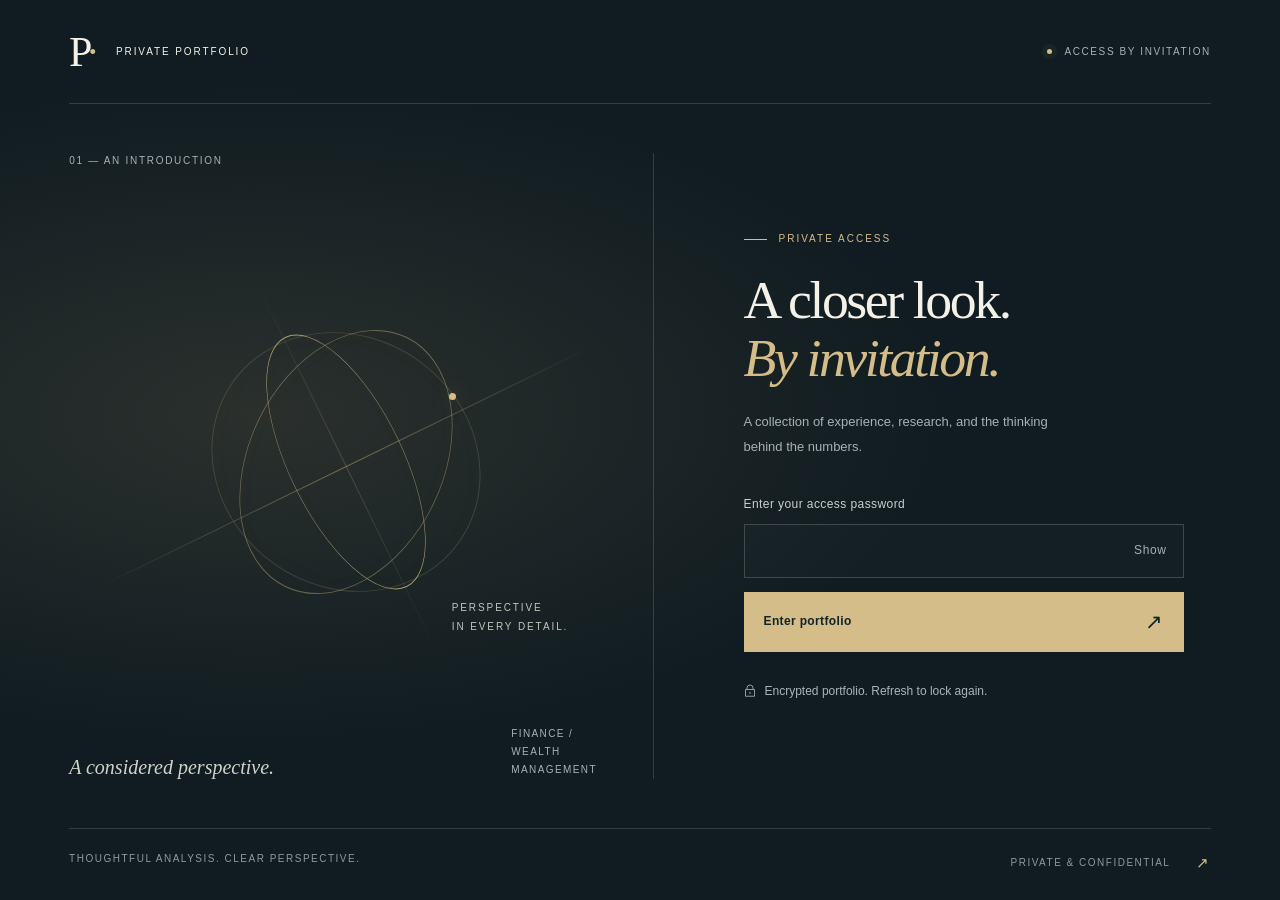
<file: index.html>
<!doctype html>
<html lang="en">
<head>
  <meta charset="utf-8">
  <meta name="viewport" content="width=device-width,initial-scale=1">
  <meta name="theme-color" content="#101c21">
  <meta name="robots" content="noindex,nofollow,noarchive">
  <meta name="referrer" content="no-referrer">
  <meta name="description" content="A private professional portfolio. Access by invitation.">
  <title>Private Portfolio · By Invitation</title>
  <link rel="icon" href="assets/favicon.svg" type="image/svg+xml">
  <link rel="stylesheet" href="gate.css">
  <script src="unlock.js" defer></script>
</head>
<body>
  <header class="masthead">
    <a class="brand" href="./" aria-label="Private portfolio, home"><span class="brand-mark" aria-hidden="true">P<span>·</span></span><span>PRIVATE PORTFOLIO</span></a>
    <span class="invitation"><span class="status-dot" aria-hidden="true"></span> ACCESS BY INVITATION</span>
  </header>
  <main class="access-layout">
    <div class="editorial" aria-hidden="true">
      <span class="section-number">01 — AN INTRODUCTION</span>
      <div class="sculpture"><span class="ring ring-a"></span><span class="ring ring-b"></span><span class="ring ring-c"></span><span class="axis axis-a"></span><span class="axis axis-b"></span><span class="sculpture-dot"></span><span class="sculpture-label">PERSPECTIVE<br>IN EVERY DETAIL.</span></div>
      <div class="editorial-bottom"><span>A considered perspective.</span><span>FINANCE / WEALTH MANAGEMENT</span></div>
    </div>
    <section class="access-card" aria-labelledby="access-title">
      <p class="eyebrow"><span></span> PRIVATE ACCESS</p>
      <h1 id="access-title">A closer look.<br><em>By invitation.</em></h1>
      <p class="intro">A collection of experience, research, and the thinking behind the numbers.</p>
      <form id="unlock-form" novalidate>
        <label for="portfolio-password">Enter your access password</label>
        <div class="password-field">
          <input id="portfolio-password" name="password" type="password" autocomplete="current-password" spellcheck="false" autocapitalize="none" required aria-describedby="password-help access-status caps-warning">
          <button class="visibility-button" type="button" id="toggle-password" aria-label="Show password" aria-pressed="false">Show</button>
        </div>
        <p id="caps-warning" class="caps-warning" hidden>Caps Lock is on.</p>
        <button class="unlock-button" id="unlock-button" type="submit"><span id="button-label">Enter portfolio</span><span class="button-arrow" aria-hidden="true">↗</span></button>
        <p id="access-status" class="access-status" role="status" aria-live="polite"></p>
        <p id="password-help" class="password-help"><svg viewBox="0 0 16 18" width="12" height="14" aria-hidden="true"><path d="M4 7V5a4 4 0 0 1 8 0v2M2 7h12v9H2zM8 10v3"/></svg>Encrypted portfolio. Refresh to lock again.</p>
      </form>
      <noscript><p class="noscript">JavaScript is needed to unlock this encrypted portfolio.</p></noscript>
    </section>
  </main>
  <footer><span>THOUGHTFUL ANALYSIS. CLEAR PERSPECTIVE.</span><span class="footer-right">PRIVATE &amp; CONFIDENTIAL <span aria-hidden="true">↗</span></span></footer>
</body>
</html>
</file>
<file: gate.css>
@charset "UTF-8";
:root{color-scheme:dark;--night:#101c21;--paper:#f4f1e8;--accent:#d5bd89;--muted:#a5b2b4;--line:rgba(227,231,220,.17)}
*{box-sizing:border-box}html{min-height:100%;background:var(--night)}body{margin:0;color:var(--paper);font:15px/1.6 "Segoe UI",Arial,sans-serif;background:radial-gradient(ellipse at 20% 46%,#2b302d 0%,transparent 48%),var(--night);-webkit-font-smoothing:antialiased;min-height:100svh;display:flex;flex-direction:column}a{color:inherit;text-decoration:none}button,input{font:inherit}button{touch-action:manipulation}button:focus-visible,a:focus-visible,input:focus-visible{outline:2px solid var(--accent);outline-offset:5px}::selection{background:var(--accent);color:var(--night)}.masthead{margin:0 5.4vw;height:104px;border-bottom:1px solid var(--line);display:flex;align-items:center;justify-content:space-between;gap:25px}.brand{display:flex;align-items:center;gap:23px;font-size:10px;letter-spacing:.19em}.brand-mark{font:42px/1 Georgia,serif;letter-spacing:-5px}.brand-mark span{color:var(--accent)}.invitation{font-size:10px;letter-spacing:.16em;color:var(--muted);display:flex;align-items:center;gap:12px}.status-dot{height:5px;width:5px;background:var(--accent);border-radius:50%;box-shadow:0 0 0 5px #d5bd890c}.access-layout{width:min(1380px,89.2%);margin:auto;display:grid;grid-template-columns:1.05fr 1fr;align-items:center;min-height:650px;flex:1}.editorial{align-self:stretch;position:relative;margin:49px 0;display:flex;flex-direction:column;justify-content:space-between;border-right:1px solid var(--line);min-height:510px}.section-number{font-size:10px;letter-spacing:.17em;color:var(--muted)}.sculpture{position:absolute;left:0;right:5%;top:50%;height:330px;transform:translateY(-50%)}.ring{position:absolute;border:1px solid #d5bd896b;height:278px;width:278px;border-radius:50%;top:22px;left:calc(50% - 139px);box-shadow:inset 0 0 30px #d5bd8904}.ring-a{transform:rotate(-26deg) scaleX(.41);border-color:#d5bd89bf}.ring-b{transform:rotate(26deg) scaleX(.7)}.ring-c{transform:rotate(-55deg) scaleX(.9);border-color:#d5bd8930}.axis{position:absolute;background:linear-gradient(90deg,transparent,#d5bd8970,transparent);height:1px;top:50%;left:0;right:0;transform:rotate(-26deg)}.axis-b{transform:rotate(64deg);left:13%;right:13%;opacity:.5}.sculpture-dot{position:absolute;width:7px;height:7px;border-radius:50%;top:92px;left:calc(50% + 103px);background:var(--accent);box-shadow:0 0 20px #d5bd8960}.sculpture-label{position:absolute;bottom:-5px;right:10%;font-size:10px;letter-spacing:.19em;line-height:1.9;color:#c0c6bd}.editorial-bottom{display:flex;justify-content:space-between;align-items:flex-end;padding-right:8%;gap:20px}.editorial-bottom>span:first-child{font:italic 20px Georgia,serif;color:#d0d4c9}.editorial-bottom>span:last-child{font-size:10px;letter-spacing:.14em;max-width:95px;line-height:1.8;color:var(--muted)}.access-card{width:min(100%,440px);padding:48px 0;margin-left:clamp(40px,7vw,110px)}.eyebrow{font-size:10px;letter-spacing:.2em;color:var(--accent);display:flex;align-items:center;gap:12px;margin:0 0 24px}.eyebrow>span{width:23px;height:1px;background:currentColor}h1{font:normal clamp(48px,4.2vw,65px)/1.08 Georgia,"Times New Roman",serif;letter-spacing:-.045em;margin:0}h1 em{font-weight:400;color:var(--accent)}.intro{font-size:13px;line-height:1.9;color:var(--muted);max-width:310px;margin:23px 0 35px}label{font-size:12px;display:block;letter-spacing:.035em;margin-bottom:10px;color:#c8d0cb}.password-field{border:1px solid #95a49c50;display:flex;background:#ffffff03;transition:border-color .2s}.password-field:focus-within{border-color:var(--accent)}input{width:100%;min-width:0;height:52px;border:0;border-radius:0;background:transparent;color:var(--paper);padding:12px 15px;outline:0!important;font-size:16px}.visibility-button{border:0;background:none;color:var(--muted);font-size:12px;letter-spacing:.05em;padding:0 16px;cursor:pointer}.visibility-button:hover{color:var(--paper)}.unlock-button{width:100%;border:1px solid var(--accent);background:var(--accent);color:#12232a;min-height:54px;display:flex;align-items:center;justify-content:space-between;padding:12px 19px;margin-top:14px;font-size:12px;letter-spacing:.03em;font-weight:600;cursor:pointer;transition:background .2s,transform .2s}.unlock-button:hover{background:#e8d3a8;transform:translateY(-1px)}.unlock-button:disabled{cursor:wait;opacity:.7;transform:none}.button-arrow{font-size:21px;font-weight:400}.access-status{min-height:22px;margin:10px 0 0;color:#e6b6a0;font-size:12px;line-height:1.6}.access-status:empty{min-height:12px}.password-help{margin:8px 0 0;color:#a9b6b7;display:flex;gap:9px;align-items:center;font-size:12px}.password-help svg{fill:none;stroke:currentColor;stroke-width:1.1;flex-shrink:0}.caps-warning{font-size:12px;color:var(--accent);margin:6px 0 0}.noscript{color:#e6b6a0;font-size:12px}.password-field:has(input[aria-invalid="true"]){border-color:#c99882}footer{margin:0 5.4vw;padding:22px 0 25px;border-top:1px solid var(--line);display:flex;justify-content:space-between;gap:20px;color:#8c9b9e;font-size:10px;letter-spacing:.15em}.footer-right{display:flex;gap:26px;align-items:center}.footer-right>span{font-size:15px;color:var(--accent)}
@media(min-width:1400px){.access-card{width:440px}.access-layout{min-height:700px}.editorial{margin-block:60px}}
@media(max-width:1050px){.access-card{width:auto;margin-left:45px}.access-layout{grid-template-columns:.9fr 1fr}.ring{width:240px;height:240px;left:calc(50% - 120px);top:44px}.editorial-bottom{display:block}.editorial-bottom>span{display:block}.editorial-bottom>span:last-child{max-width:none;margin-top:12px}.sculpture-label{right:5%}.sculpture-dot{top:105px;left:calc(50% + 87px)}}
@media(max-width:700px){.masthead{height:83px;margin-inline:24px}.brand{font-size:10px;gap:15px;letter-spacing:.15em}.brand-mark{font-size:35px}.invitation{font-size:10px;letter-spacing:.09em;gap:8px}.access-layout{width:auto;margin:0 24px;display:block;min-height:0;position:relative;flex:1}.editorial{position:absolute;inset:20px -6px auto auto;width:180px;height:180px;min-height:0;margin:0;border:0;opacity:.16;pointer-events:none}.section-number,.editorial-bottom,.sculpture-label,.axis{display:none}.sculpture{inset:0;transform:none;height:180px}.ring{width:170px;height:170px;left:0;top:0}.sculpture-dot{top:45px;left:140px;width:5px;height:5px}.access-card{position:relative;width:min(100%,440px);padding:66px 0 48px;margin:0 auto}.eyebrow{font-size:10px;margin-bottom:24px}h1{font-size:54px}.intro{max-width:290px;margin-bottom:31px}.password-help{font-size:12px}footer{margin-inline:24px;padding-block:20px;font-size:10px;letter-spacing:.09em;gap:20px}.footer-right{gap:10px;max-width:140px;text-align:right}.footer-right>span{font-size:12px}footer>span:first-child{max-width:180px}}
@media(max-width:370px){.masthead{margin-inline:19px}.brand>span:last-child{max-width:75px;line-height:1.8}.invitation{max-width:130px;text-align:right}.access-layout{margin-inline:22px}.access-card{padding-top:48px}h1{font-size:47px}.intro{font-size:12px}.password-help{font-size:12px}footer{margin-inline:22px}}
@media(prefers-reduced-motion:reduce){*{transition:none!important;scroll-behavior:auto!important}}
</file>
